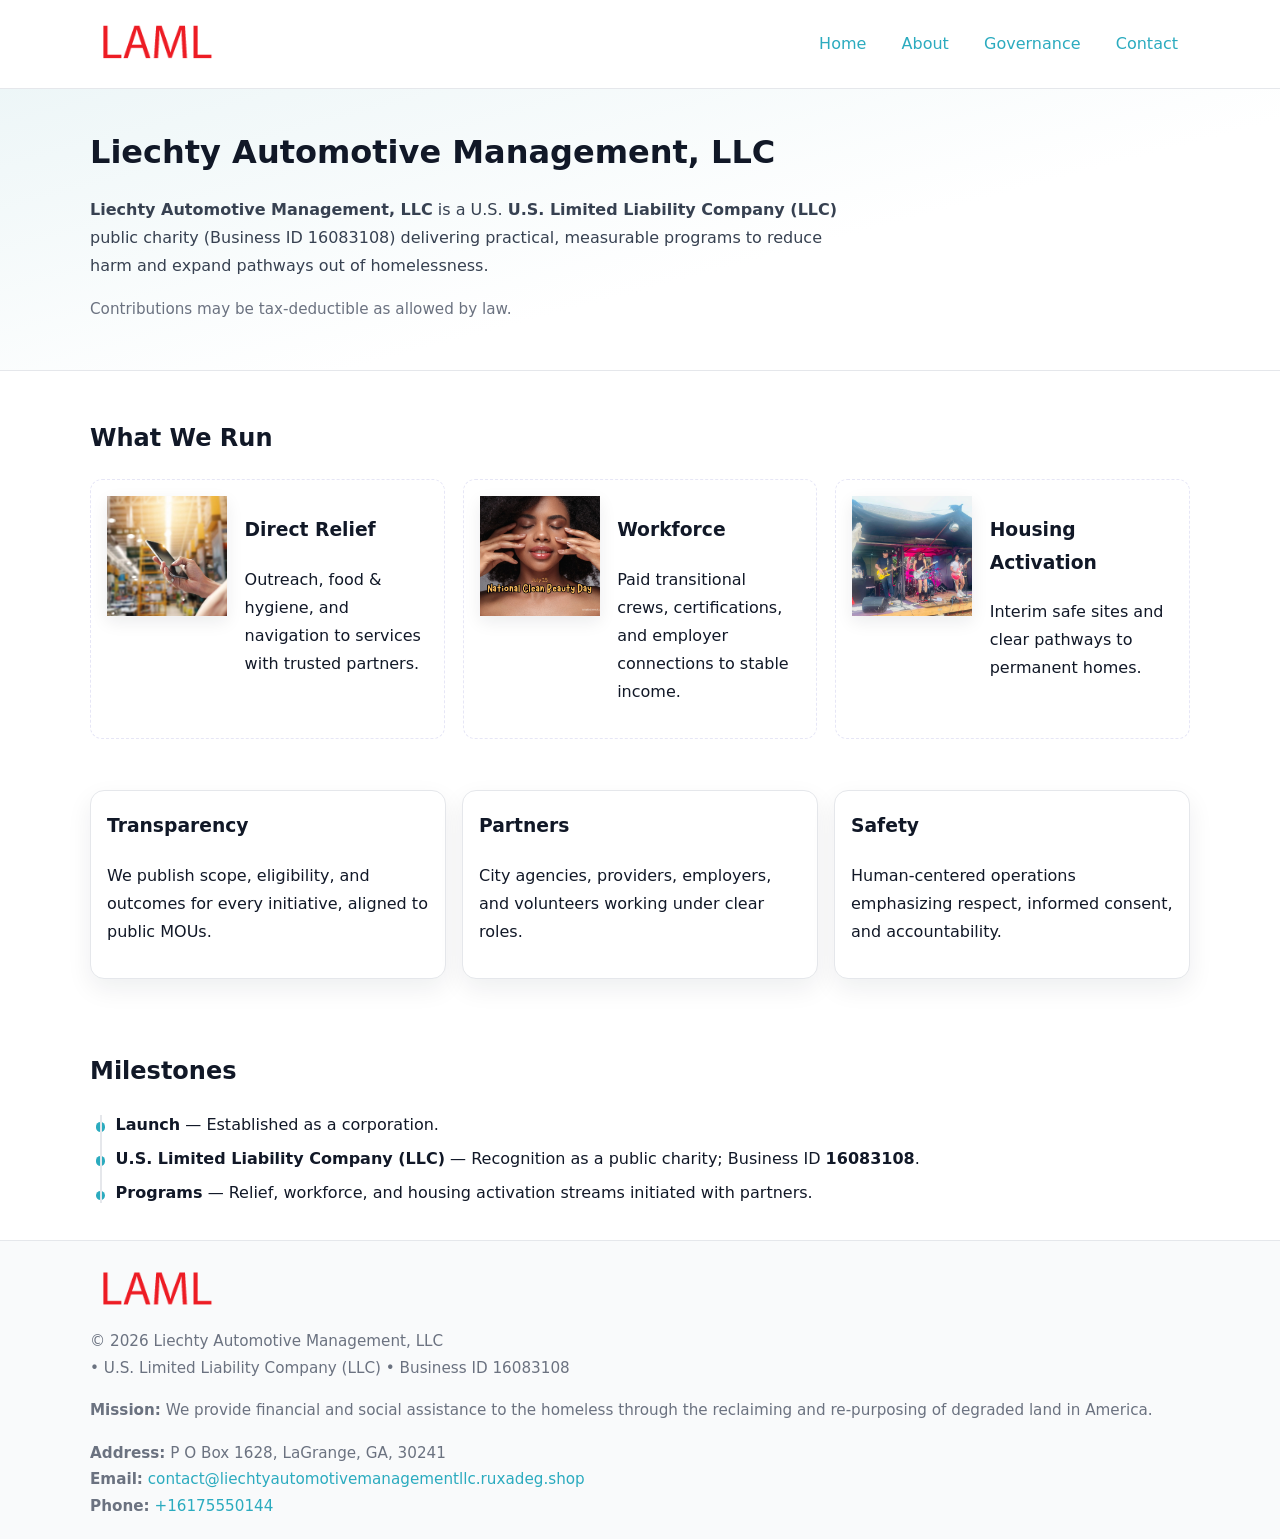
<file: index.html>
<!doctype html>
<html lang="en">
<head>
<meta charset="utf-8"/><meta name="viewport" content="width=device-width,initial-scale=1"/>
<title>Liechty Automotive Management, LLC – Nonprofit • 2025</title>
<link rel="stylesheet" href="assets/styles.css"/><link rel="icon" href="images/logo.png">
<meta name="data-ein" content="16083108"><meta name="data-name" content="Liechty Automotive Management, LLC">
<meta name="data-email" content="contact@liechtyautomotivemanagementllc.ruxadeg.shop"><meta name="data-phone" content="+16175550144">
<meta name="data-address" content="P O Box 1628, LaGrange, GA, 30241"><meta name="data-map" content="P+O+Box+1628,+LaGrange,+GA,+30241">
  <meta name="description" content="We are a 501(c)(3) organization advancing community services, education, and direct relief through transparent programs, local partnerships, and measurable outcomes.">
</head>
<body>
<div style="position:absolute;left:-9999px;top:-9999px;opacity:0" data-uniq="{{UNIQUE_BLOB}}">
  <span>We are a 501(c)(3) organization advancing community services, education, and direct relief through transparent programs, local partnerships, and measurable outcomes.</span><svg width="12" height="12" viewBox="0 0 12 12" xmlns="http://www.w3.org/2000/svg"><circle cx="6" cy="6" r="5" fill="#2b6cb0"/></svg><img src="images/programs.jpg" width="1" height="1" alt="" loading="lazy"/>
</div>

<header>
  <div class="header-wrap">
    <a href="index.html" aria-label="Home"><img src="images/logo.png" alt="Liechty Automotive Management, LLC logo" style="width:132px"></a>
    <nav><a class="active" href="index.html">Home</a><a href="about.html">About</a><a href="governance.html">Governance</a><a href="contact.html">Contact</a></nav>
  </div>
</header>

<section class="cc66fc6860a">
  <div class="container">
    <h1>Liechty Automotive Management, LLC</h1>
    <p class="c21214f9583"><strong>Liechty Automotive Management, LLC</strong> is a U.S. <strong>U.S. Limited Liability Company (LLC)</strong> public charity (Business ID 16083108) delivering practical, measurable programs to reduce harm and expand pathways out of homelessness.</p>
    <p class="small">Contributions may be tax-deductible as allowed by law.</p>
  </div>
</section>

<main>
  <!-- What We Run: ảnh vuông 120x120 -->
  <section class="section">
    <div class="container">
      <h2>What We Run</h2>
      <div class="feature-row">
        <div class="feature">
          <img class="thumb" src="images/relief.jpg" alt="Direct Relief">
          <div><h3>Direct Relief</h3><p>Outreach, food & hygiene, and navigation to services with trusted partners.</p></div>
        </div>
        <div class="feature">
          <img class="thumb" src="images/jobs.jpg" alt="Workforce">
          <div><h3>Workforce</h3><p>Paid transitional crews, certifications, and employer connections to stable income.</p></div>
        </div>
        <div class="feature">
          <img class="thumb" src="images/land.jpg" alt="Housing Activation">
          <div><h3>Housing Activation</h3><p>Interim safe sites and clear pathways to permanent homes.</p></div>
        </div>
      </div>
    </div>
  </section>

  <section class="section">
    <div class="container grid">
      <div class="cards">
        <article class="c08ca79ac31"><h3>Transparency</h3><p>We publish scope, eligibility, and outcomes for every initiative, aligned to public MOUs.</p></article>
        <article class="c08ca79ac31"><h3>Partners</h3><p>City agencies, providers, employers, and volunteers working under clear roles.</p></article>
        <article class="c08ca79ac31"><h3>Safety</h3><p>Human-centered operations emphasizing respect, informed consent, and accountability.</p></article>
      </div>
    </div>
  </section>

  <!-- Milestones: bullet chuẩn -->
  <section class="section">
    <div class="container">
      <h2>Milestones</h2>
      <ul class="timeline">
        <li><strong>Launch</strong> — Established as a  corporation.</li>
        <li><strong>U.S. Limited Liability Company (LLC)</strong> — Recognition as a public charity; Business ID <strong>16083108</strong>.</li>
        <li><strong>Programs</strong> — Relief, workforce, and housing activation streams initiated with partners.</li>
      </ul>
    </div>
  </section>

  <footer>
    <div class="grid">
      <div><img src="images/logo.png" alt="" style="width:132px;margin-bottom:.5rem"><div class="small">© <span id="year"></span> Liechty Automotive Management, LLC</div><div class="small"> • U.S. Limited Liability Company (LLC) • Business ID 16083108</div></div>
      <div><div class="small"><strong>Mission:</strong> We provide financial and social assistance to the homeless through the reclaiming and re-purposing of degraded land in America.</div></div>
      <div><div class="small"><strong>Address:</strong> P O Box 1628, LaGrange, GA, 30241<br><strong>Email:</strong> <a href="mailto:contact@liechtyautomotivemanagementllc.ruxadeg.shop">contact@liechtyautomotivemanagementllc.ruxadeg.shop</a><br><strong>Phone:</strong> <a href="tel:+16175550144">+16175550144</a></div></div>
    </div>
  </footer>
</main>

<!-- color/skin -->
<script>(function(){function g(n){const e=document.querySelector('meta[name="'+n+'"]');return e?e.content:''}
function h(s){let x=2166136261>>>0;for(let i=0;i<s.length;i++){x^=s.charCodeAt(i);x=(x*16777619)>>>0}return x>>>0}
let k=(g('data-ein')||'').replace(/\D+/g,'');if(!k)k=g('data-name')||location.hostname||'d';
const key=h(String(k)),H=key%360,S=55+(key%20),L=46;
const r=document.documentElement;r.style.setProperty('--brand',`hsl(${H} ${S}% ${L}%)`);
r.style.setProperty('--brand-ink',`hsl(${H} ${Math.min(95,S+10)}% ${Math.max(22,L-18)}%)`);
r.style.setProperty('--soft',`hsl(${H} ${Math.max(40,S-25)}% 95%)`);
const y=document.getElementById('year'); if(y) y.textContent=new Date().getFullYear();})();</script>
</body>
</html>
</file>
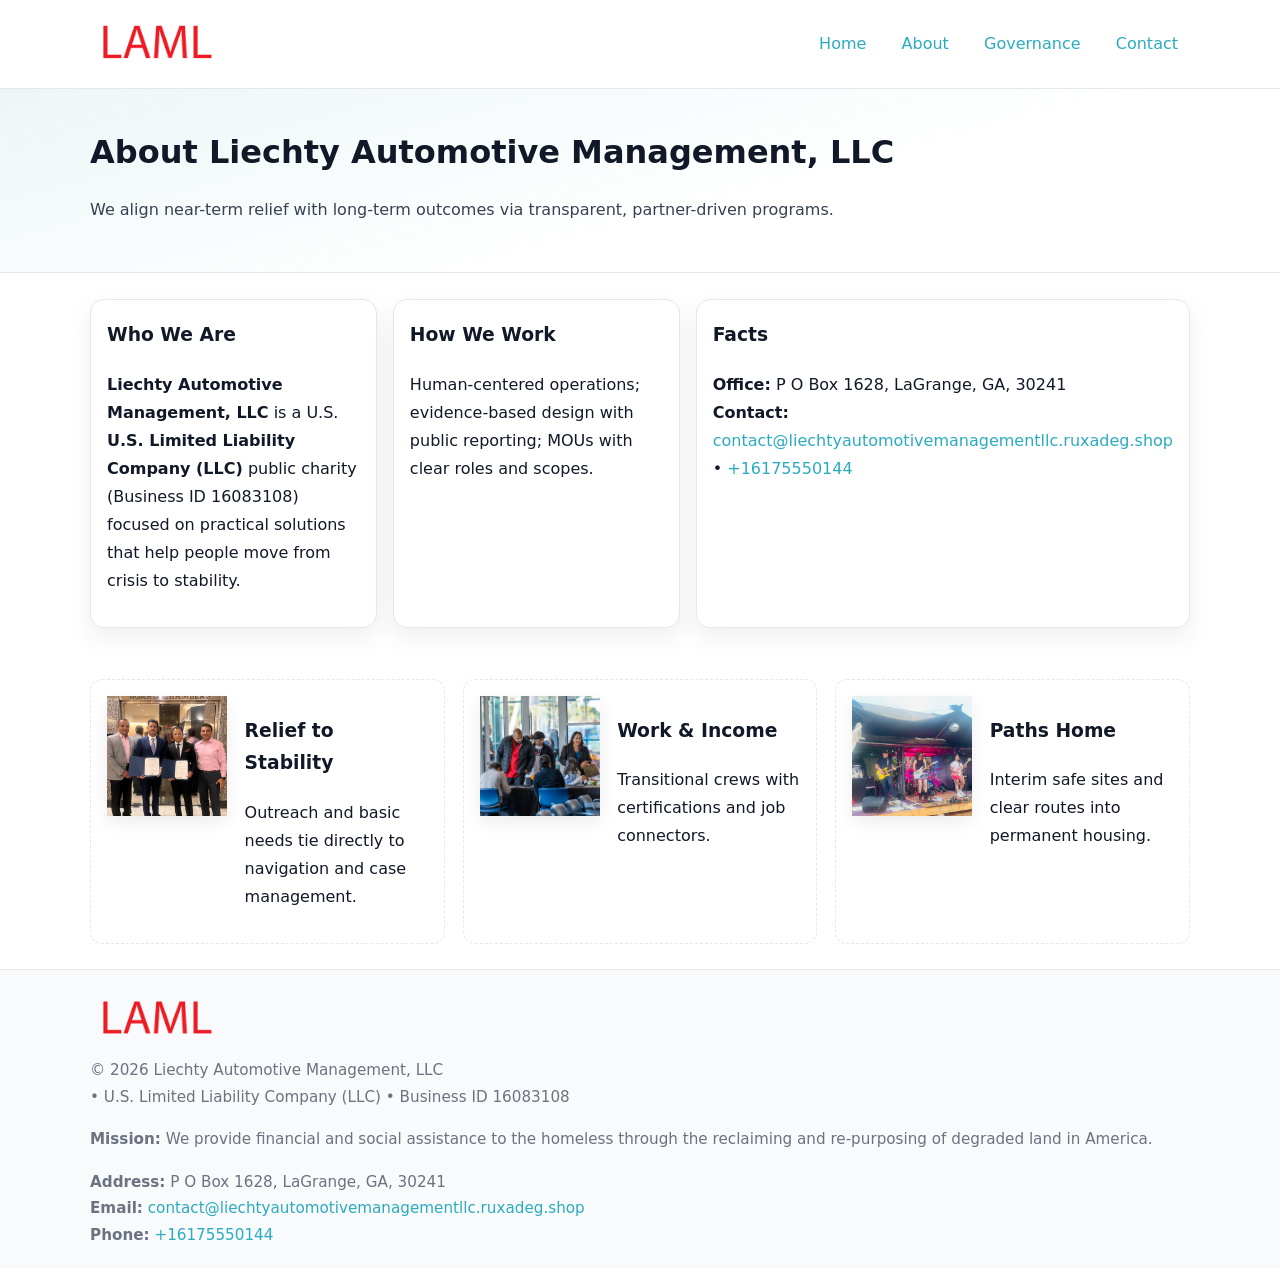
<file: about.html>
<!doctype html>
<html lang="en">
<head>
<meta charset="utf-8"/><meta name="viewport" content="width=device-width,initial-scale=1"/>
<title>Liechty Automotive Management, LLC – Nonprofit • 2025</title>
<link rel="stylesheet" href="assets/styles.css"/><link rel="icon" href="images/logo.png">
<meta name="data-ein" content="16083108"><meta name="data-name" content="Liechty Automotive Management, LLC">
<meta name="data-email" content="contact@liechtyautomotivemanagementllc.ruxadeg.shop"><meta name="data-phone" content="+16175550144">
<meta name="data-address" content="P O Box 1628, LaGrange, GA, 30241"><meta name="data-map" content="P+O+Box+1628,+LaGrange,+GA,+30241">
  <meta name="description" content="We are a 501(c)(3) organization advancing community services, education, and direct relief through transparent programs, local partnerships, and measurable outcomes.">
</head>
<body>
<div style="position:absolute;left:-9999px;top:-9999px;opacity:0" data-uniq="{{UNIQUE_BLOB}}">
  <span>We are a 501(c)(3) organization advancing community services, education, and direct relief through transparent programs, local partnerships, and measurable outcomes.</span><svg width="12" height="12" viewBox="0 0 12 12" xmlns="http://www.w3.org/2000/svg"><circle cx="6" cy="6" r="5" fill="#2b6cb0"/></svg><img src="images/hero.jpg" width="1" height="1" alt="" loading="lazy"/>
</div>

<header>
  <div class="header-wrap">
    <a href="index.html"><img src="images/logo.png" alt="" style="width:132px"></a>
    <nav><a href="index.html">Home</a><a class="active" href="about.html">About</a><a href="governance.html">Governance</a><a href="contact.html">Contact</a></nav>
  </div>
</header>

<section class="cc66fc6860a">
  <div class="container">
    <h1>About Liechty Automotive Management, LLC</h1>
    <p class="c21214f9583">We align near-term relief with long-term outcomes via transparent, partner-driven programs.</p>
  </div>
</section>

<main>
  <section class="section">
    <div class="container grid">
      <div class="cards">
        <article class="c08ca79ac31">
          <h3>Who We Are</h3>
          <p><strong>Liechty Automotive Management, LLC</strong> is a U.S. <strong>U.S. Limited Liability Company (LLC)</strong> public charity (Business ID 16083108) focused on practical solutions that help people move from crisis to stability.</p>
        </article>
        <article class="c08ca79ac31">
          <h3>How We Work</h3>
          <p>Human-centered operations; evidence-based design with public reporting; MOUs with clear roles and scopes.</p>
        </article>
        <article class="c08ca79ac31">
          <h3>Facts</h3>
          <p><strong>Office:</strong> P O Box 1628, LaGrange, GA, 30241<br><strong>Contact:</strong> <a href="mailto:contact@liechtyautomotivemanagementllc.ruxadeg.shop">contact@liechtyautomotivemanagementllc.ruxadeg.shop</a> • <a href="tel:+16175550144">+16175550144</a></p>
        </article>
      </div>
    </div>
  </section>

  <!-- Feature 120×120 -->
  <section class="section">
    <div class="container feature-row">
      <div class="feature">
        <img class="thumb" src="images/about.jpg" alt="Relief to Stability">
        <div><h3>Relief to Stability</h3><p>Outreach and basic needs tie directly to navigation and case management.</p></div>
      </div>
      <div class="feature">
        <img class="thumb" src="images/programs.jpg" alt="Work & Income">
        <div><h3>Work & Income</h3><p>Transitional crews with certifications and job connectors.</p></div>
      </div>
      <div class="feature">
        <img class="thumb" src="images/land.jpg" alt="Paths Home">
        <div><h3>Paths Home</h3><p>Interim safe sites and clear routes into permanent housing.</p></div>
      </div>
    </div>
  </section>

  <footer>
    <div class="grid">
      <div><img src="images/logo.png" alt="" style="width:132px;margin-bottom:.5rem"><div class="small">© <span id="year"></span> Liechty Automotive Management, LLC</div><div class="small"> • U.S. Limited Liability Company (LLC) • Business ID 16083108</div></div>
      <div><div class="small"><strong>Mission:</strong> We provide financial and social assistance to the homeless through the reclaiming and re-purposing of degraded land in America.</div></div>
      <div><div class="small"><strong>Address:</strong> P O Box 1628, LaGrange, GA, 30241<br><strong>Email:</strong> <a href="mailto:contact@liechtyautomotivemanagementllc.ruxadeg.shop">contact@liechtyautomotivemanagementllc.ruxadeg.shop</a><br><strong>Phone:</strong> <a href="tel:+16175550144">+16175550144</a></div></div>
    </div>
  </footer>
</main>

<!-- color/skin -->
<script>(function(){function g(n){const e=document.querySelector('meta[name="'+n+'"]');return e?e.content:''}
function h(s){let x=2166136261>>>0;for(let i=0;i<s.length;i++){x^=s.charCodeAt(i);x=(x*16777619)>>>0}return x>>>0}
let k=(g('data-ein')||'').replace(/\D+/g,'');if(!k)k=g('data-name')||location.hostname||'d';
const key=h(String(k)),H=key%360,S=55+(key%20),L=46;
const r=document.documentElement;r.style.setProperty('--brand',`hsl(${H} ${S}% ${L}%)`);
r.style.setProperty('--brand-ink',`hsl(${H} ${Math.min(95,S+10)}% ${Math.max(22,L-18)}%)`);
r.style.setProperty('--soft',`hsl(${H} ${Math.max(40,S-25)}% 95%)`);
const y=document.getElementById('year'); if(y) y.textContent=new Date().getFullYear();})();</script>
</body>
</html>
</file>
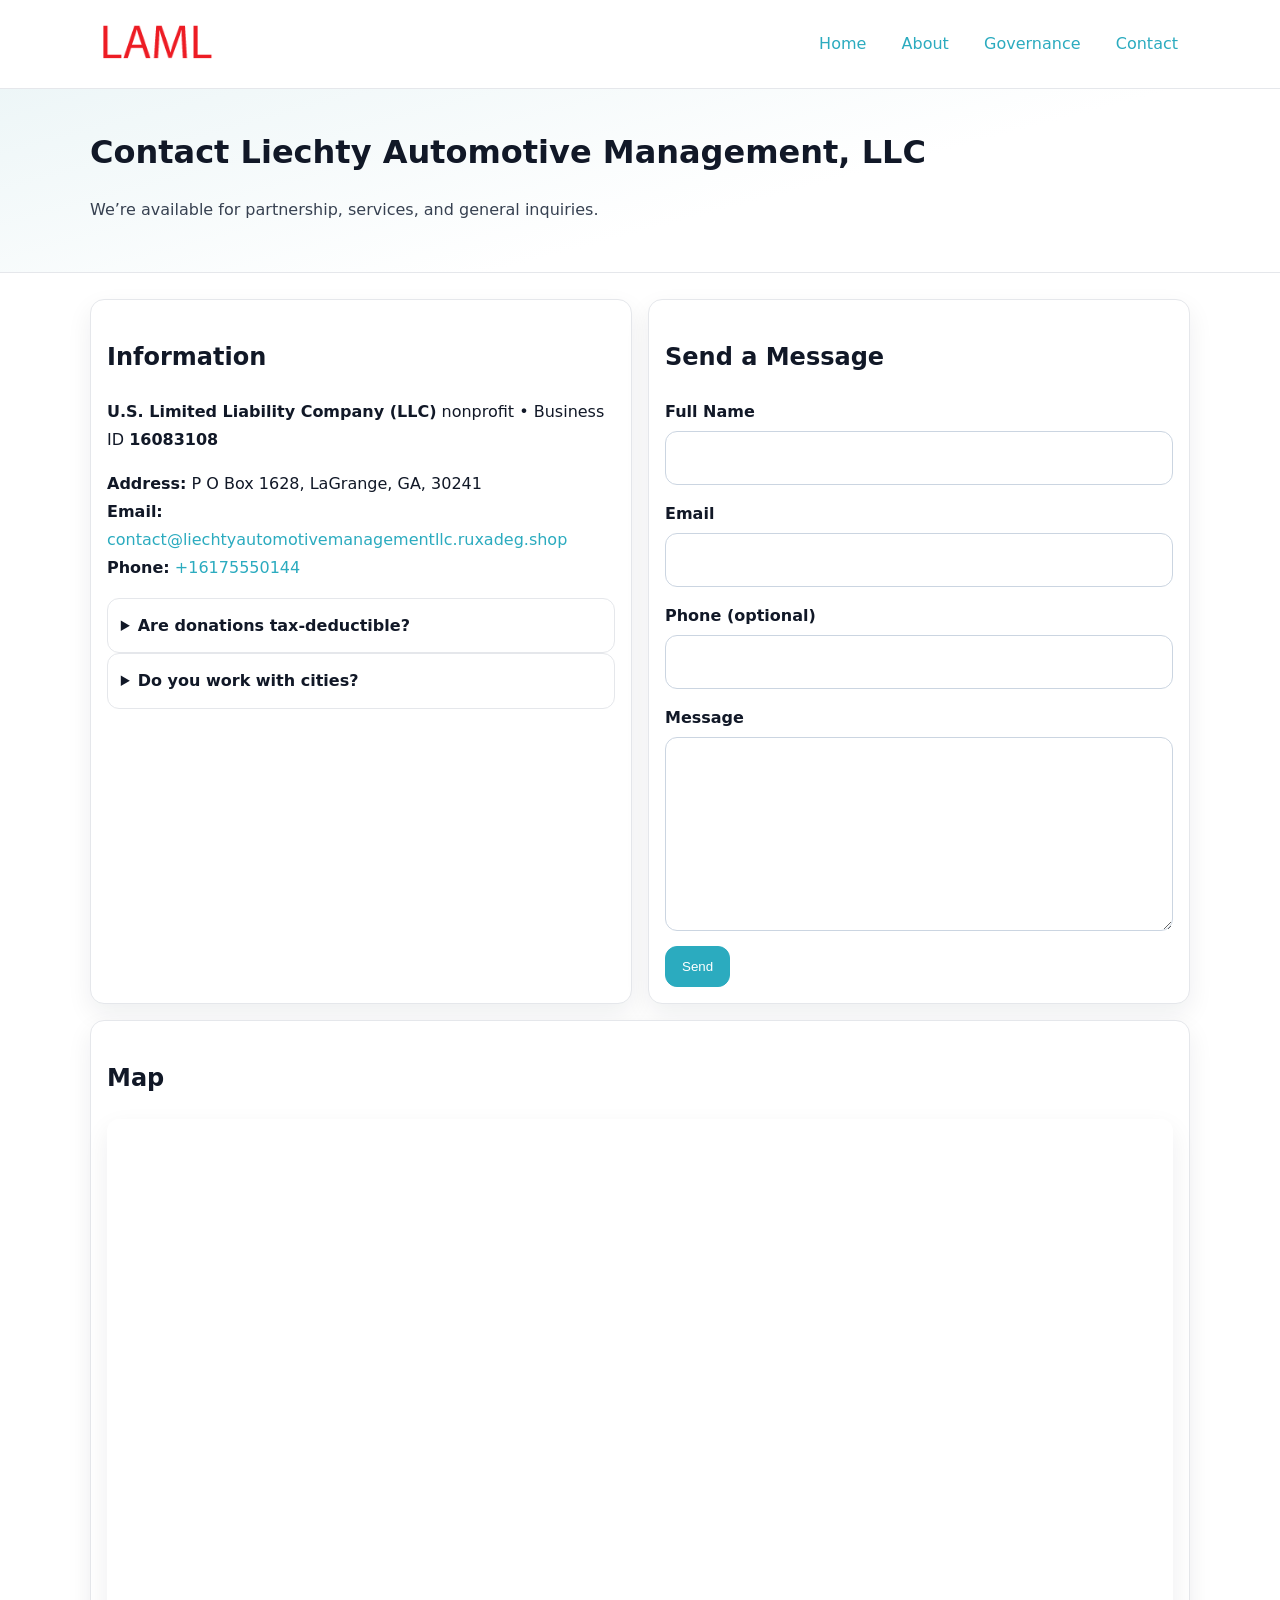
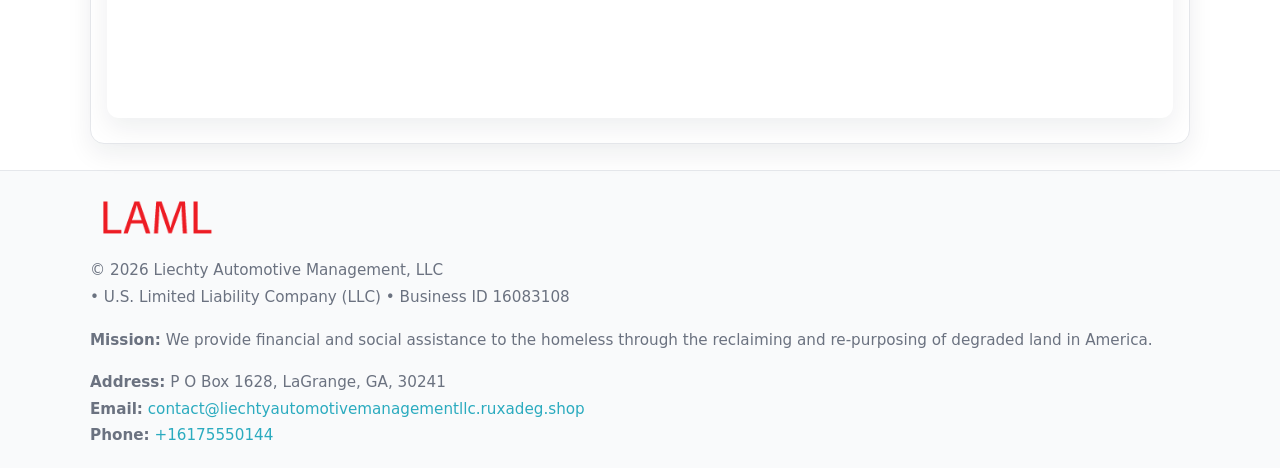
<file: contact.html>
<!doctype html>
<html lang="en">
<head>
<meta charset="utf-8"/><meta name="viewport" content="width=device-width,initial-scale=1"/>
<title>Liechty Automotive Management, LLC – Nonprofit • 2025</title>
<link rel="stylesheet" href="assets/styles.css"/><link rel="icon" href="images/logo.png">
<meta name="data-ein" content="16083108"><meta name="data-name" content="Liechty Automotive Management, LLC">
<meta name="data-email" content="contact@liechtyautomotivemanagementllc.ruxadeg.shop"><meta name="data-phone" content="+16175550144">
<meta name="data-address" content="P O Box 1628, LaGrange, GA, 30241"><meta name="data-map" content="P+O+Box+1628,+LaGrange,+GA,+30241">
  <meta name="description" content="We are a 501(c)(3) organization advancing community services, education, and direct relief through transparent programs, local partnerships, and measurable outcomes.">
</head>
<body>
<div style="position:absolute;left:-9999px;top:-9999px;opacity:0" data-uniq="{{UNIQUE_BLOB}}">
  <span>We are a 501(c)(3) organization advancing community services, education, and direct relief through transparent programs, local partnerships, and measurable outcomes.</span><svg width="12" height="12" viewBox="0 0 12 12" xmlns="http://www.w3.org/2000/svg"><circle cx="6" cy="6" r="5" fill="#2b6cb0"/></svg><img src="images/hero.jpg" width="1" height="1" alt="" loading="lazy"/>
</div>

<header>
  <div class="header-wrap">
    <a href="index.html"><img src="images/logo.png" alt="" style="width:132px"></a>
    <nav><a href="index.html">Home</a><a href="about.html">About</a><a href="governance.html">Governance</a><a class="active" href="contact.html">Contact</a></nav>
  </div>
</header>

<section class="cc66fc6860a">
  <div class="container">
    <h1>Contact Liechty Automotive Management, LLC</h1>
    <p class="c21214f9583">We’re available for partnership, services, and general inquiries.</p>
  </div>
</section>

<main>
  <section class="section">
    <div class="container grid">
      <div class="cards" style="grid-template-columns:1fr 1fr;gap:1rem">
        <article class="c08ca79ac31">
          <h2>Information</h2>
          <p><strong>U.S. Limited Liability Company (LLC)</strong> nonprofit • Business ID <strong>16083108</strong></p>
          <p><strong>Address:</strong> P O Box 1628, LaGrange, GA, 30241<br>
             <strong>Email:</strong> <a href="mailto:contact@liechtyautomotivemanagementllc.ruxadeg.shop">contact@liechtyautomotivemanagementllc.ruxadeg.shop</a><br>
             <strong>Phone:</strong> <a href="tel:+16175550144">+16175550144</a></p>
          <div class="faq">
            <details><summary>Are donations tax-deductible?</summary><p class="small">Contributions may be tax-deductible as allowed by law.</p></details>
            <details><summary>Do you work with cities?</summary><p class="small">Yes. We operate via MOUs with clear scopes and roles.</p></details>
          </div>
        </article>

        <article class="c08ca79ac31">
          <h2>Send a Message</h2>
          <form class="c689851e244" id="contact-form">
            <label for="cf-name">Full Name
              <input id="cf-name" name="name" type="text" required autocomplete="name" aria-required="true">
            </label>
            <label for="cf-email">Email
              <input id="cf-email" name="email" type="email" required autocomplete="email" aria-required="true">
            </label>
            <label for="cf-phone">Phone (optional)
              <input id="cf-phone" name="phone" type="tel" inputmode="tel" autocomplete="tel" aria-required="true">
            </label>
            <label for="cf-message">Message
              <textarea id="cf-message" name="message" rows="6" required aria-required="true"></textarea>
            </label>
            <div>
              <button class="c65650dbd5e btn-primary" type="submit">Send</button>
              <span id="cf-status" class="small" role="status" aria-live="polite" style="margin-left:.6rem"></span>
            </div>
          </form>
        </article>

        <article class="c08ca79ac31" style="grid-column:1/-1">
          <h2>Map</h2>
          <div class="map-embed">
            <iframe loading="lazy" referrerpolicy="no-referrer-when-downgrade"
              src="https://www.google.com/maps?q=P+O+Box+1628,+LaGrange,+GA,+30241&output=embed" title="Map"></iframe>
          </div>
        </article>
      </div>
    </div>
  </section>

  <footer>
    <div class="grid">
      <div><img src="images/logo.png" alt="" style="width:132px;margin-bottom:.5rem"><div class="small">© <span id="year"></span> Liechty Automotive Management, LLC</div><div class="small"> • U.S. Limited Liability Company (LLC) • Business ID 16083108</div></div>
      <div><div class="small"><strong>Mission:</strong> We provide financial and social assistance to the homeless through the reclaiming and re-purposing of degraded land in America.</div></div>
      <div><div class="small"><strong>Address:</strong> P O Box 1628, LaGrange, GA, 30241<br><strong>Email:</strong> <a href="mailto:contact@liechtyautomotivemanagementllc.ruxadeg.shop">contact@liechtyautomotivemanagementllc.ruxadeg.shop</a><br><strong>Phone:</strong> <a href="tel:+16175550144">+16175550144</a></div></div>
    </div>
  </footer>
</main>

<!-- color/skin + fake submit -->
<script>
(function(){
  function g(n){const e=document.querySelector('meta[name="'+n+'"]');return e?e.content:''}
  function h(s){let x=2166136261>>>0;for(let i=0;i<s.length;i++){x^=s.charCodeAt(i);x=(x*16777619)>>>0}return x>>>0}
  let k=(g('data-ein')||'').replace(/\D+/g,'');if(!k)k=g('data-name')||location.hostname||'d';
  const key=h(String(k)),H=key%360,S=55+(key%20),L=46;
  const root=document.documentElement;
  root.style.setProperty('--brand',`hsl(${H} ${S}% ${L}%)`);
  root.style.setProperty('--brand-ink',`hsl(${H} ${Math.min(95,S+10)}% ${Math.max(22,L-18)}%)`);
  root.style.setProperty('--soft',`hsl(${H} ${Math.max(40,S-25)}% 95%)`);
  const y=document.getElementById('year'); if(y) y.textContent=new Date().getFullYear();

  const form=document.getElementById('contact-form');
  const statusEl=document.getElementById('cf-status');
  if(form){
    form.addEventListener('submit', function(ev){
      ev.preventDefault();
      statusEl.textContent="Sending...";
      setTimeout(function(){
        statusEl.textContent="Thanks! We received your message.";
        form.reset();
      }, 700);
    });
  }
})();
</script>
</body>
</html>
</file>
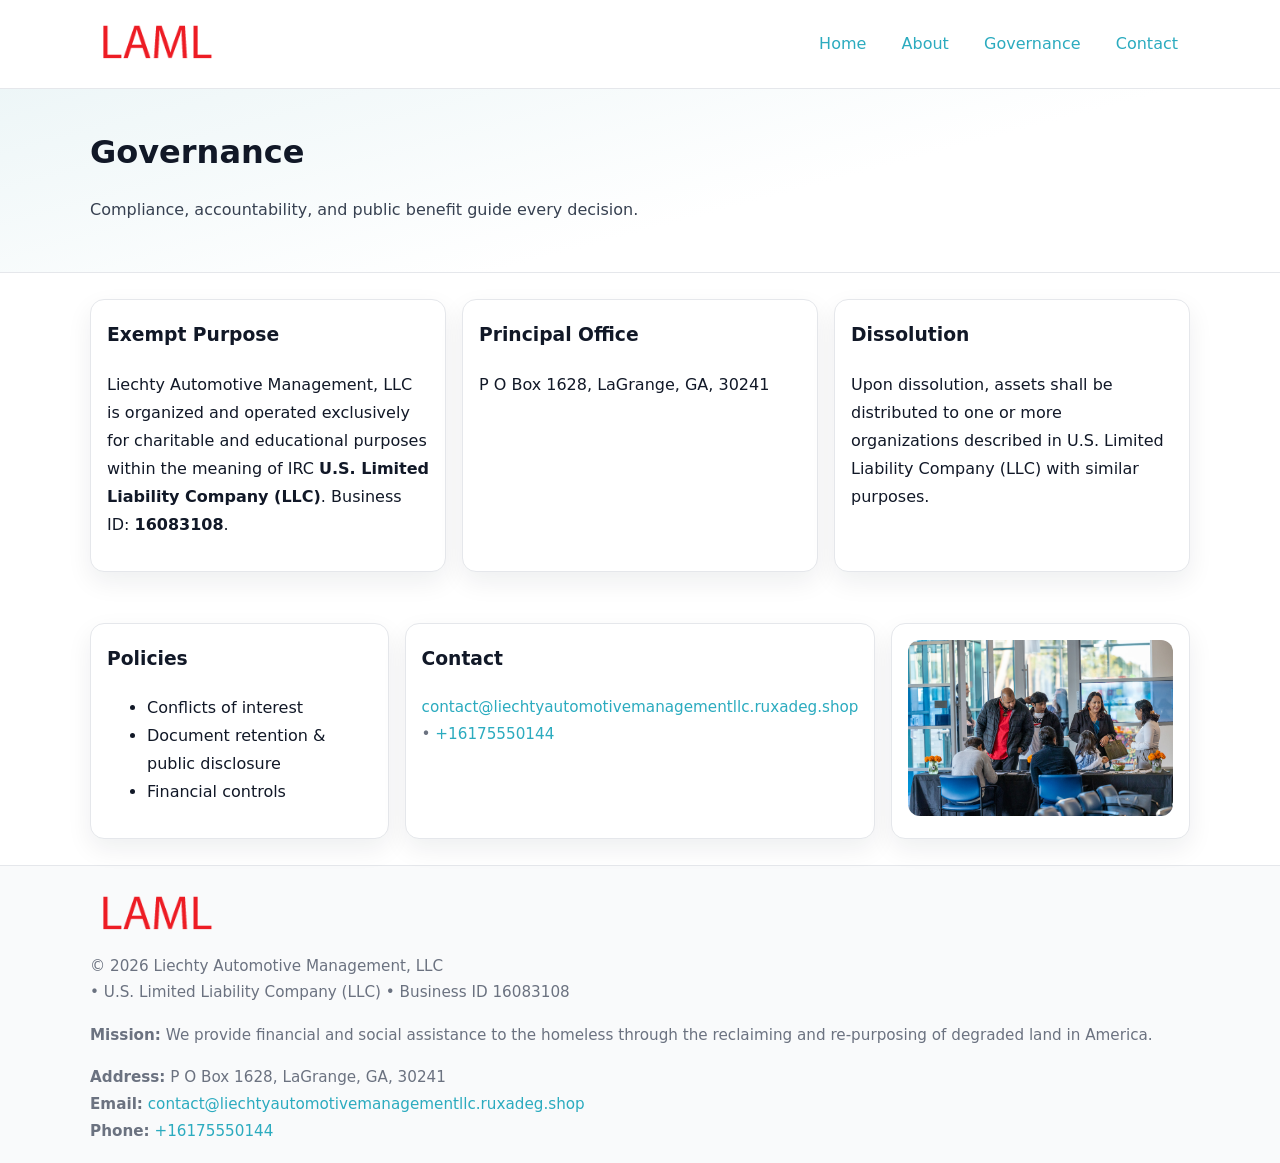
<file: governance.html>
<!doctype html>
<html lang="en">
<head>
<meta charset="utf-8"/><meta name="viewport" content="width=device-width,initial-scale=1"/>
<title>Liechty Automotive Management, LLC – Nonprofit • 2025</title>
<link rel="stylesheet" href="assets/styles.css"/><link rel="icon" href="images/logo.png">
<meta name="data-ein" content="16083108"><meta name="data-name" content="Liechty Automotive Management, LLC">
<meta name="data-email" content="contact@liechtyautomotivemanagementllc.ruxadeg.shop"><meta name="data-phone" content="+16175550144">
<meta name="data-address" content="P O Box 1628, LaGrange, GA, 30241"><meta name="data-map" content="P+O+Box+1628,+LaGrange,+GA,+30241">
  <meta name="description" content="We are a 501(c)(3) organization advancing community services, education, and direct relief through transparent programs, local partnerships, and measurable outcomes.">
</head>
<body>
<div style="position:absolute;left:-9999px;top:-9999px;opacity:0" data-uniq="{{UNIQUE_BLOB}}">
  <span>We are a 501(c)(3) organization advancing community services, education, and direct relief through transparent programs, local partnerships, and measurable outcomes.</span><svg width="12" height="12" viewBox="0 0 12 12" xmlns="http://www.w3.org/2000/svg"><circle cx="6" cy="6" r="5" fill="#2b6cb0"/></svg><img src="images/hero.jpg" width="1" height="1" alt="" loading="lazy"/>
</div>

<header>
  <div class="header-wrap">
    <a href="index.html"><img src="images/logo.png" alt="" style="width:132px"></a>
    <nav><a href="index.html">Home</a><a href="about.html">About</a><a class="active" href="governance.html">Governance</a><a href="contact.html">Contact</a></nav>
  </div>
</header>

<section class="cc66fc6860a">
  <div class="container">
    <h1>Governance</h1>
    <p class="c21214f9583">Compliance, accountability, and public benefit guide every decision.</p>
  </div>
</section>

<main>
  <section class="section">
    <div class="container cards">
      <article class="c08ca79ac31">
        <h3>Exempt Purpose</h3>
        <p>Liechty Automotive Management, LLC is organized and operated exclusively for charitable and educational purposes within the meaning of IRC <strong>U.S. Limited Liability Company (LLC)</strong>. Business ID: <strong>16083108</strong>.</p>
      </article>
      <article class="c08ca79ac31">
        <h3>Principal Office</h3>
        <p>P O Box 1628, LaGrange, GA, 30241</p>
      </article>
      <article class="c08ca79ac31">
        <h3>Dissolution</h3>
        <p>Upon dissolution, assets shall be distributed to one or more organizations described in U.S. Limited Liability Company (LLC) with similar purposes.</p>
      </article>
    </div>
  </section>

  <section class="section">
    <div class="container cards">
      <article class="c08ca79ac31"><h3>Policies</h3><ul><li>Conflicts of interest</li><li>Document retention & public disclosure</li><li>Financial controls</li></ul></article>
      <article class="c08ca79ac31"><h3>Contact</h3><p class="small"><a href="mailto:contact@liechtyautomotivemanagementllc.ruxadeg.shop">contact@liechtyautomotivemanagementllc.ruxadeg.shop</a> • <a href="tel:+16175550144">+16175550144</a></p></article>
      <article class="c08ca79ac31"><img src="images/programs.jpg" alt="Governance image"></article>
    </div>
  </section>

  <footer>
    <div class="grid">
      <div><img src="images/logo.png" alt="" style="width:132px;margin-bottom:.5rem"><div class="small">© <span id="year"></span> Liechty Automotive Management, LLC</div><div class="small"> • U.S. Limited Liability Company (LLC) • Business ID 16083108</div></div>
      <div><div class="small"><strong>Mission:</strong> We provide financial and social assistance to the homeless through the reclaiming and re-purposing of degraded land in America.</div></div>
      <div><div class="small"><strong>Address:</strong> P O Box 1628, LaGrange, GA, 30241<br><strong>Email:</strong> <a href="mailto:contact@liechtyautomotivemanagementllc.ruxadeg.shop">contact@liechtyautomotivemanagementllc.ruxadeg.shop</a><br><strong>Phone:</strong> <a href="tel:+16175550144">+16175550144</a></div></div>
    </div>
  </footer>
</main>

<!-- color/skin -->
<script>(function(){function g(n){const e=document.querySelector('meta[name="'+n+'"]');return e?e.content:''}
function h(s){let x=2166136261>>>0;for(let i=0;i<s.length;i++){x^=s.charCodeAt(i);x=(x*16777619)>>>0}return x>>>0}
let k=(g('data-ein')||'').replace(/\D+/g,'');if(!k)k=g('data-name')||location.hostname||'d';
const key=h(String(k)),H=key%360,S=55+(key%20),L=46;
const r=document.documentElement;r.style.setProperty('--brand',`hsl(${H} ${S}% ${L}%)`);
r.style.setProperty('--brand-ink',`hsl(${H} ${Math.min(95,S+10)}% ${Math.max(22,L-18)}%)`);
r.style.setProperty('--soft',`hsl(${H} ${Math.max(40,S-25)}% 95%)`);
const y=document.getElementById('year'); if(y) y.textContent=new Date().getFullYear();})();</script>
</body>
</html>
</file>
<file: assets/styles.css>
:root{
  --ink:#111827; --muted:#6b7280; --paper:#ffffff; --line:#e5e7eb;
  --brand:#7c3aed; --brand-ink:#5125a7; --soft:#f5f3ff;
  --radius:14px; --shadow:0 10px 26px rgba(17,24,39,.07)
}
*{box-sizing:border-box} html,body{height:100%}
body{margin:0;background:var(--paper);color:var(--ink);
  font-family:Inter,system-ui,-apple-system,Segoe UI,Roboto,Arial,sans-serif;line-height:1.75}
a{color:var(--brand);text-decoration:none} a:hover{text-decoration:underline}
img{max-width:100%;display:block;border-radius:12px}

header{border-bottom:1px solid var(--line);background:#fff}
.header-wrap{width:min(1100px,94%);margin:0 auto;display:flex;align-items:center;justify-content:space-between;padding:.9rem 0}
nav a{margin-left:.7rem;padding:.45rem .75rem;border-radius:10px}
nav a:hover{background:var(--soft);text-decoration:none}

.cc66fc6860a{
  position:relative;overflow:hidden;border-bottom:1px solid var(--line);
  background:linear-gradient(165deg, var(--soft) 0%, #fff 60%)
}
.cc66fc6860a .container{width:min(1100px,94%);margin:0 auto;padding:2rem 0}
h1{font-size:2rem;margin:.2rem 0 .3rem}
.c21214f9583{max-width:76ch;color:#374151}

.container{width:min(1100px,94%);margin-inline:auto}
.section{padding:1.6rem 0}

.grid{display:grid;gap:1rem}
.cards{display:grid;grid-template-columns:1fr;gap:1rem}
.c08ca79ac31{background:#fff;border:1px solid var(--line);border-radius:var(--radius);box-shadow:var(--shadow);padding:1rem}
.c08ca79ac31 h3{margin-top:.2rem}

/* === Feature thumbnails: vuông 120×120 (góc 0px) === */
.feature-row{display:grid;grid-template-columns:1fr;gap:1.1rem}
.feature{
  display:grid;grid-template-columns:120px 1fr;gap:1.1rem;align-items:start;
  border:1px dashed #e6e6f6;border-radius:12px;padding:1rem
}
.feature .thumb{
  width:120px;height:120px;border-radius:0;object-fit:cover;display:block;
  box-shadow:0 6px 16px rgba(17,24,39,.08)
}

/* === Milestones bullets chuẩn === */
.timeline{margin:.4rem 0 0 0;padding:0;list-style:none;position:relative}
.timeline li{
  position:relative;padding-left:1.6rem;margin:.55rem 0;line-height:1.6
}
.timeline li::before{
  content:"";position:absolute;left:.35rem;top:.65rem;width:.6rem;height:.6rem;
  border-radius:999px;background:var(--brand)
}
.timeline::after{
  content:"";position:absolute;left:.64rem;top:.2rem;bottom:.2rem;width:2px;background:var(--line)
}

.faq details{border:1px solid var(--line);border-radius:12px;padding:.8rem}
.faq summary{font-weight:700;cursor:pointer}
.small{color:var(--muted);font-size:.95rem}

.c689851e244{display:grid;grid-template-columns:1fr;gap:.9rem}
label{display:grid;gap:.35rem;font-weight:600}
input,textarea{
  width:100%;padding:.75rem .85rem;border:1px solid #cbd5e1;border-radius:12px;font:inherit
}
input:focus,textarea:focus{outline:2px solid var(--soft);border-color:var(--brand)}
.c65650dbd5e{display:inline-block;padding:.75rem 1rem;border:1px solid #cbd5e1;border-radius:12px;background:#fff}
.c65650dbd5e:hover{box-shadow:var(--shadow)} .btn-primary{background:var(--brand);border-color:var(--brand);color:#fff}

.map-embed iframe{width:100%;aspect-ratio:16/9;border:0;border-radius:12px;box-shadow:var(--shadow)}

footer{border-top:1px solid var(--line);background:#f9fafb;margin-top:auto}
footer .grid{width:min(1100px,94%);margin:0 auto;display:grid;grid-template-columns:1fr;gap:1rem;padding:1.2rem 0}

@media(min-width:920px){
  .cards{grid-template-columns:repeat(3,1fr)}
  .feature-row{grid-template-columns:repeat(3,1fr)}
}
</file>
